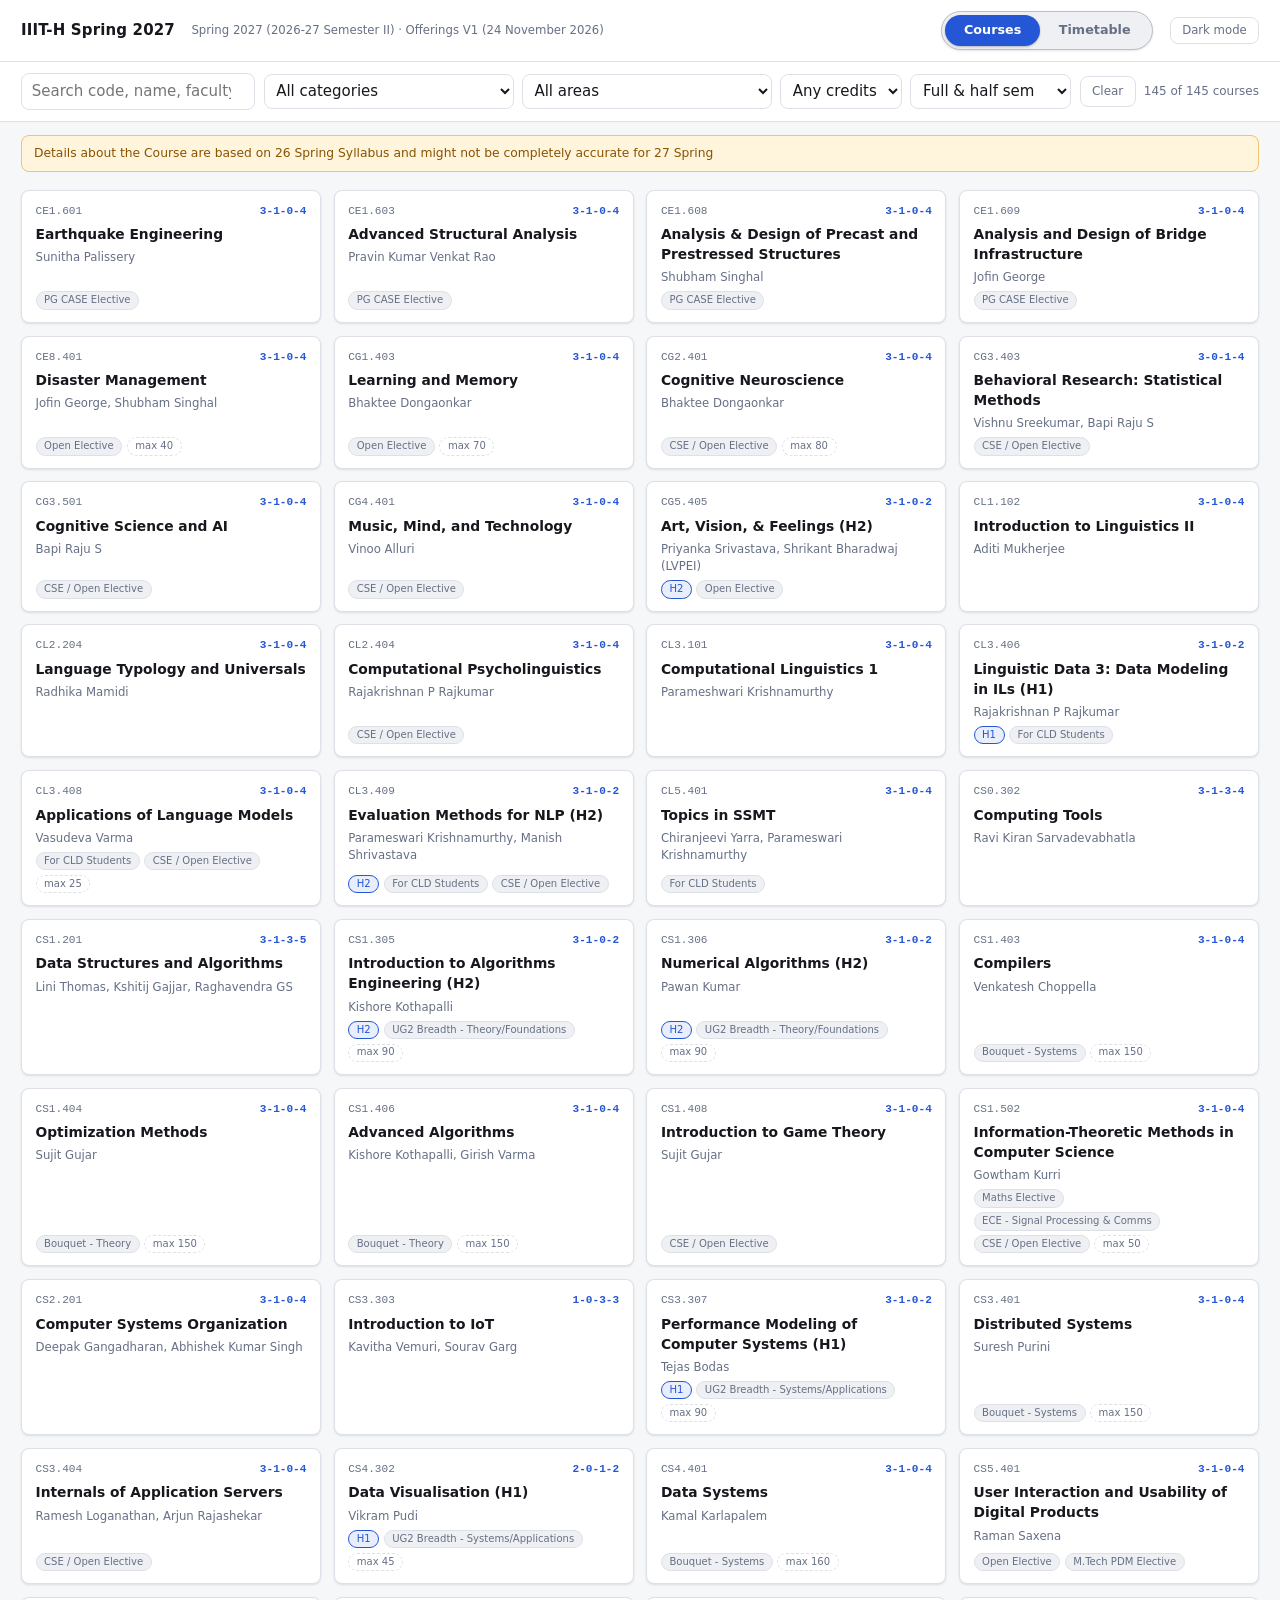
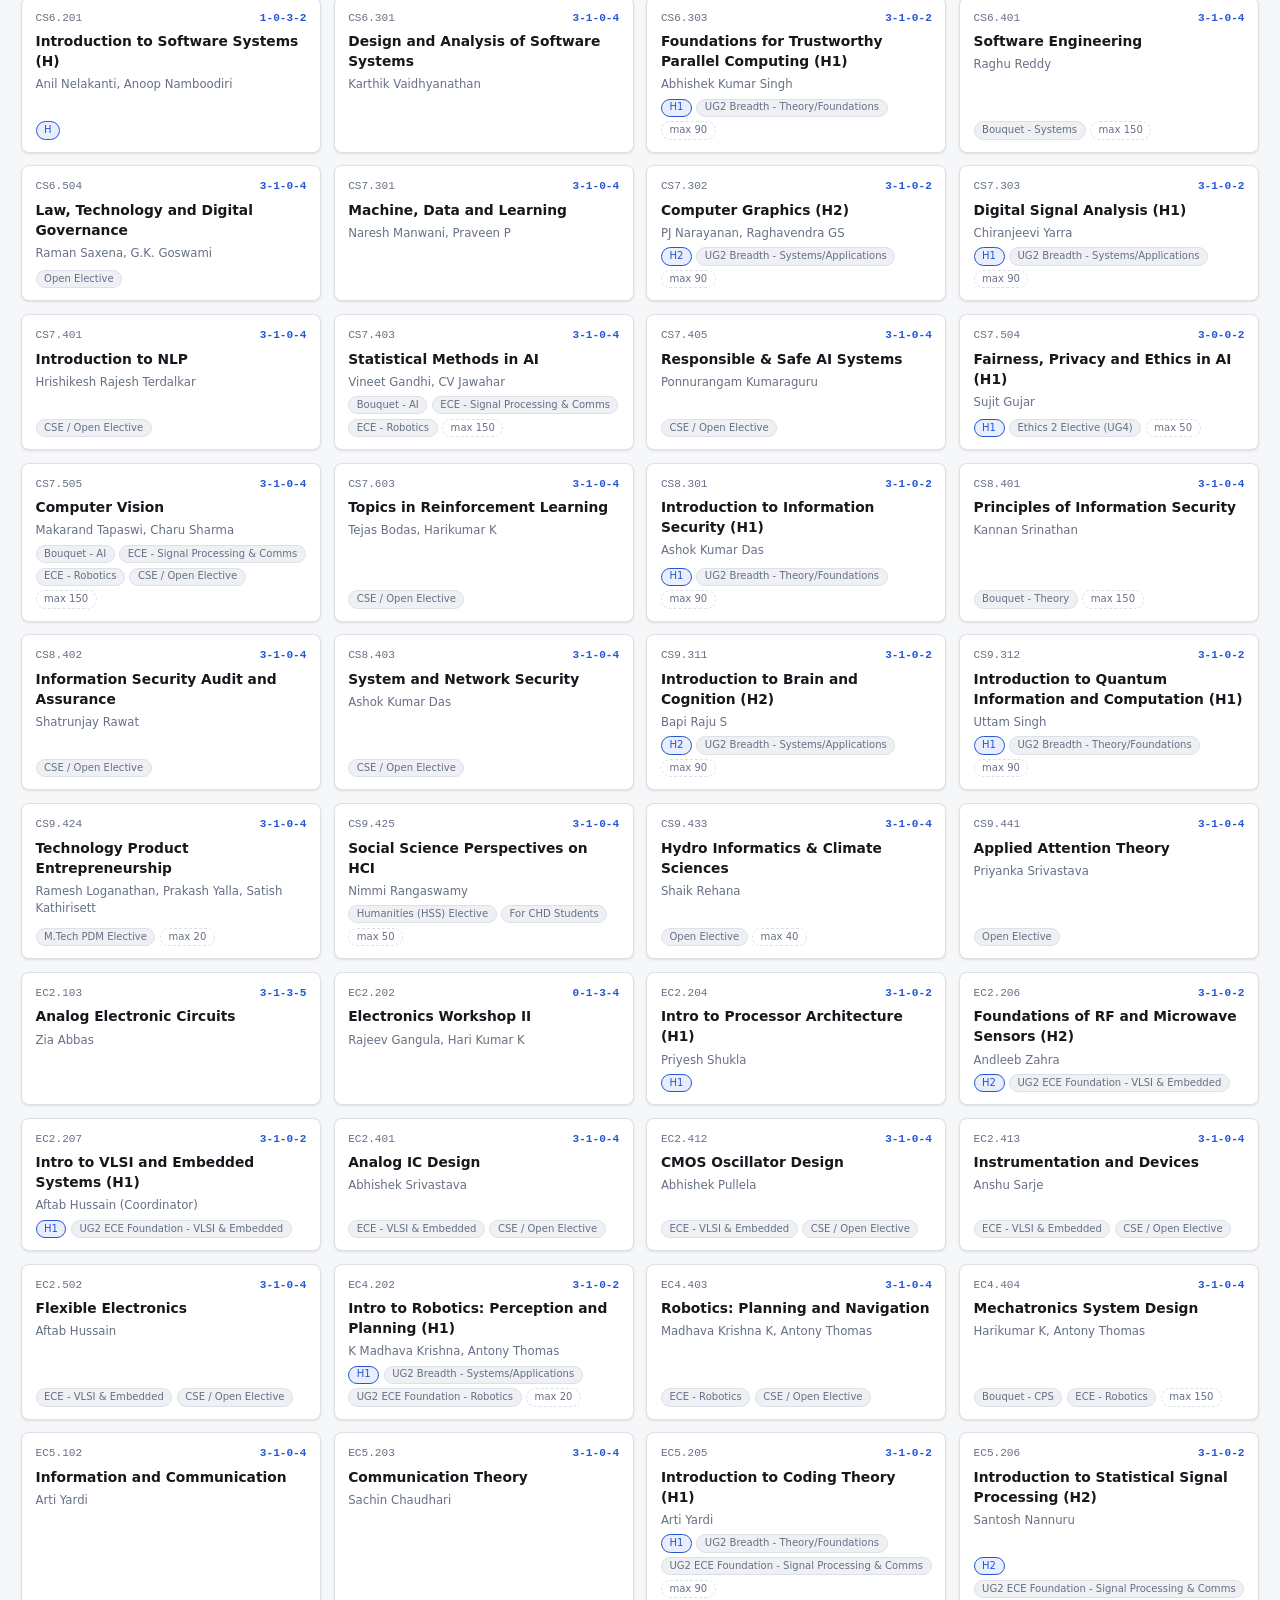
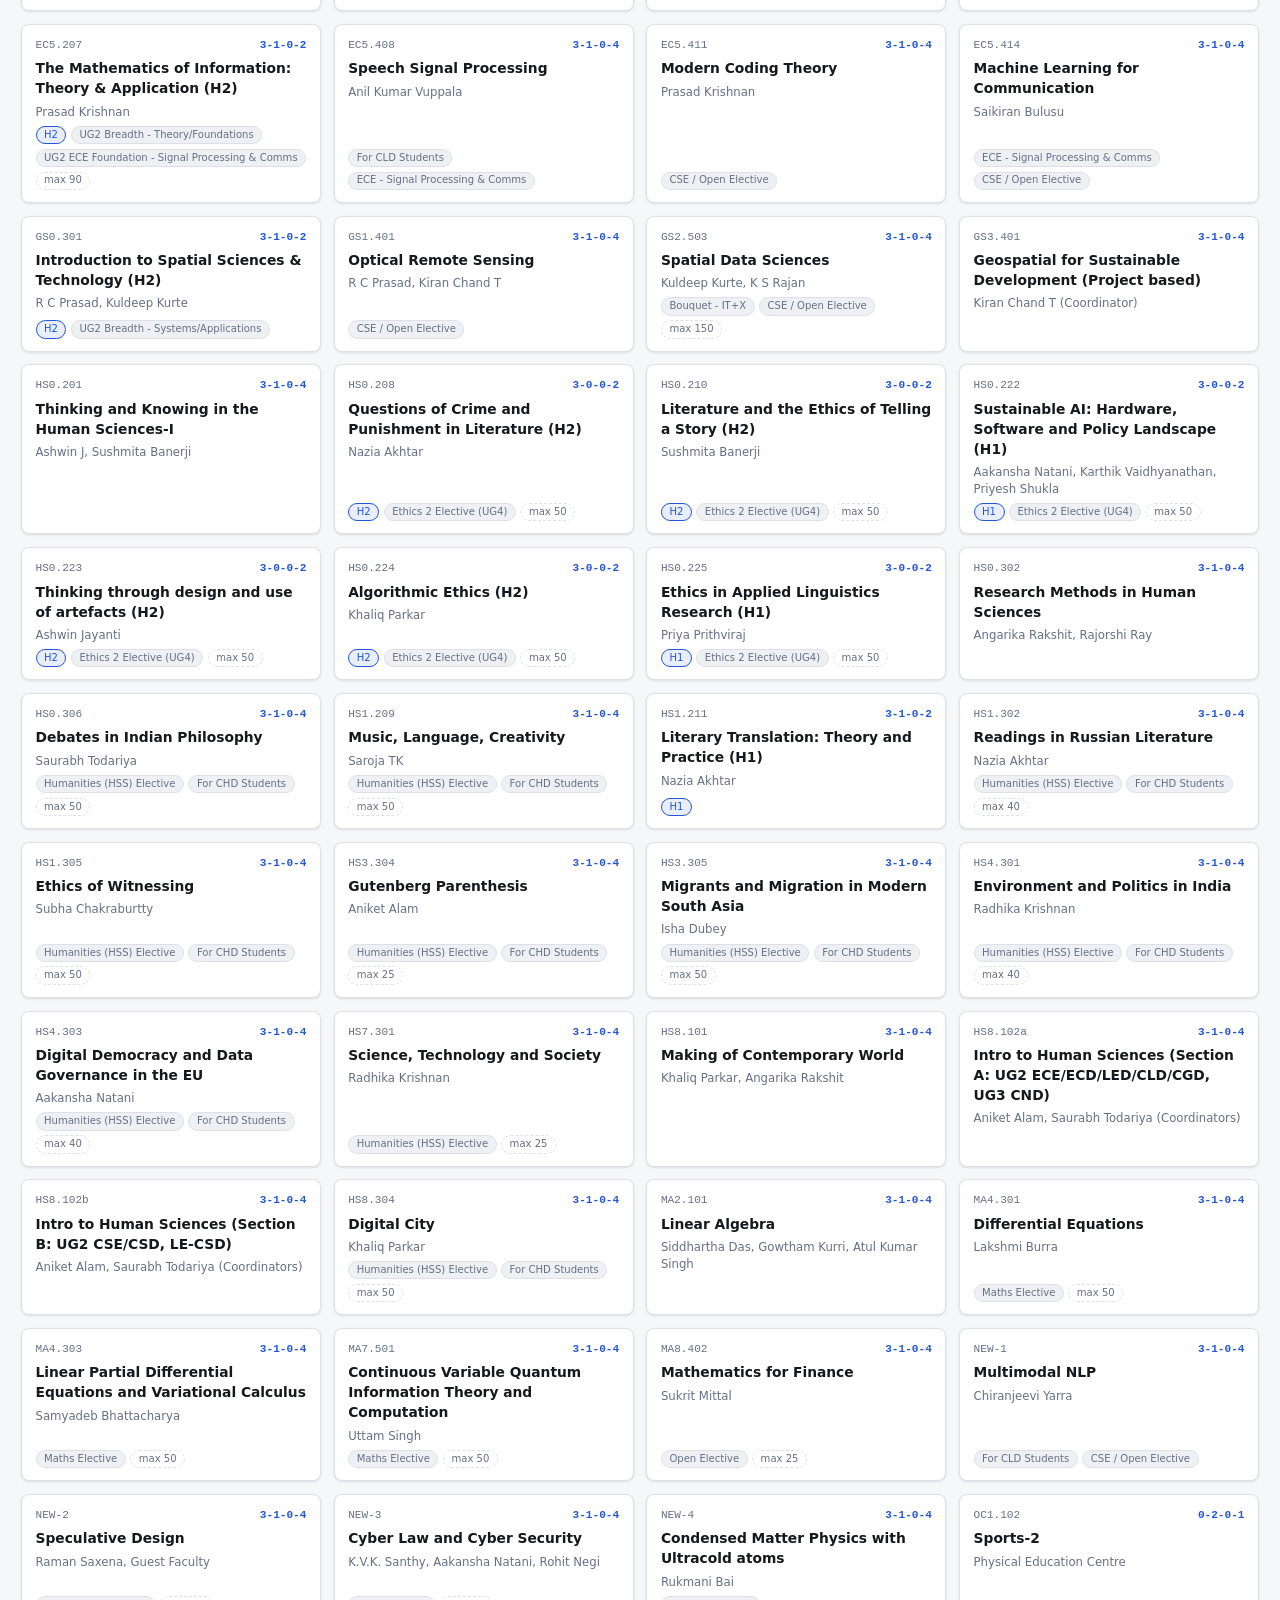
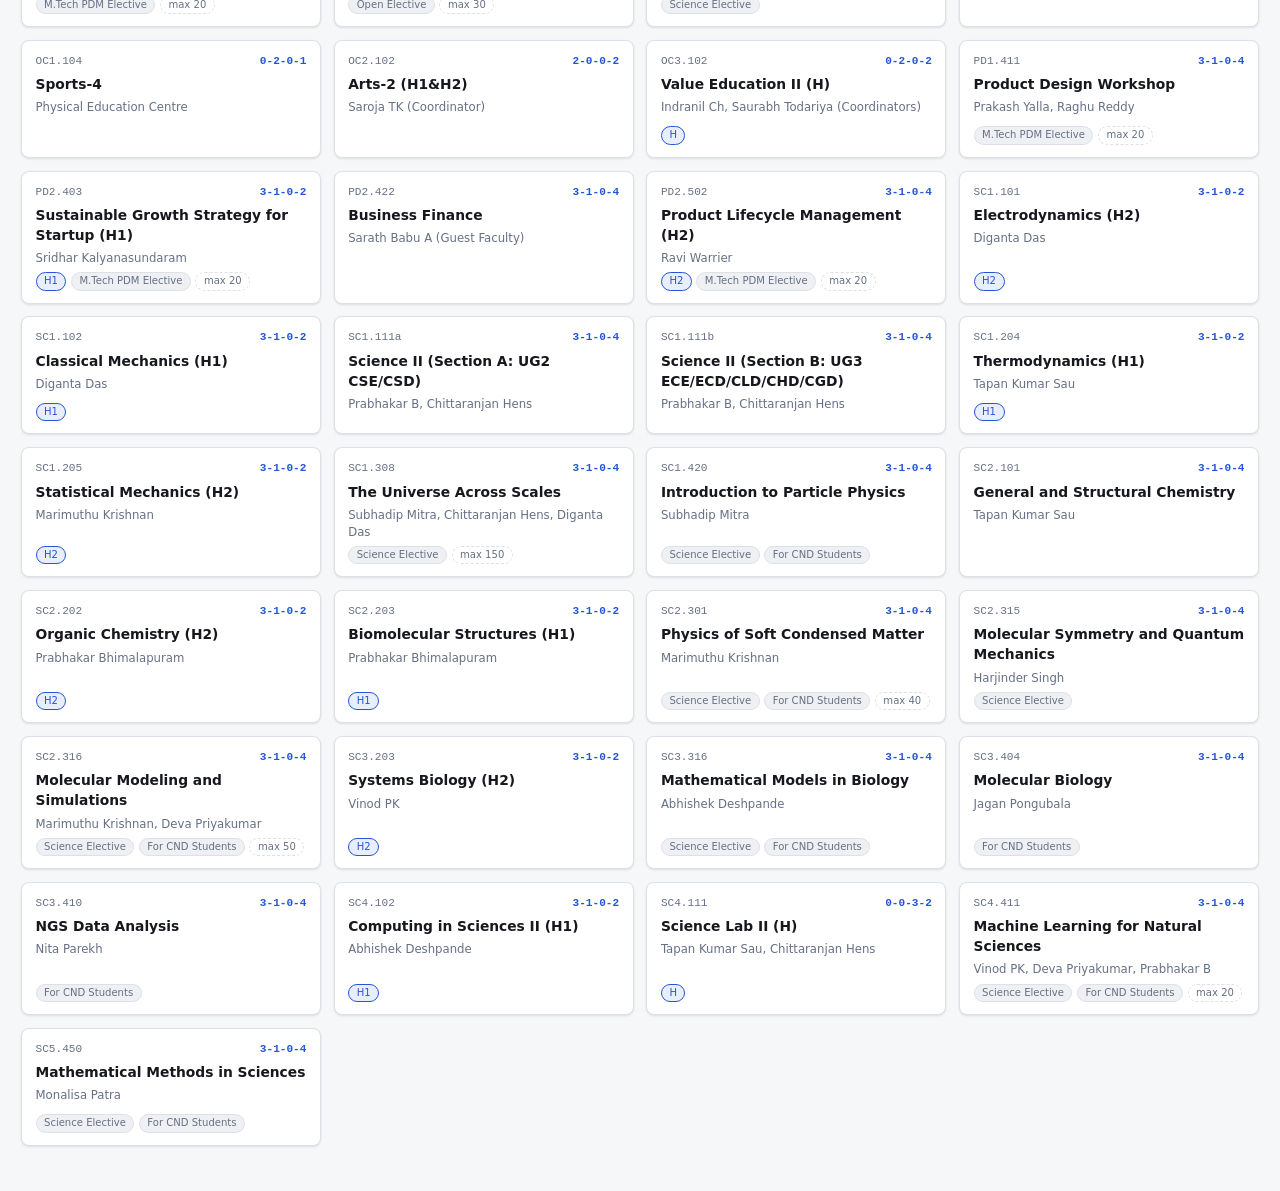
<file: index.html>
<!DOCTYPE html>
<html lang="en">
<head>
<meta charset="utf-8">
<meta name="viewport" content="width=device-width, initial-scale=1">
<title>Courses — Spring 2027</title>
<script>(function(){var t=localStorage.getItem("m26-theme");if(t)document.documentElement.setAttribute("data-theme",t);})();</script>
<link rel="stylesheet" href="css/style.css">
</head>
<body>

<header class="site">
  <h1>IIIT-H Spring 2027</h1>
  <span class="meta" id="meta-line"></span>
  <nav class="tabs">
    <a href="index.html" class="active">Courses</a>
    <a href="timetable.html">Timetable</a>
  </nav>
  <button class="theme-btn" id="theme-toggle" type="button">Dark mode</button>
</header>

<div class="filters">
  <input type="search" id="f-search" placeholder="Search code, name, faculty" autocomplete="off">
  <select id="f-category"><option value="">All categories</option></select>
  <select id="f-area"><option value="">All areas</option></select>
  <select id="f-credits"><option value="">Any credits</option></select>
  <select id="f-half">
    <option value="">Full &amp; half sem</option>
    <option value="full">Full semester</option>
    <option value="H1">H1 (first half)</option>
    <option value="H2">H2 (second half)</option>
  </select>
  <button class="clear" id="f-clear">Clear</button>
  <span class="count" id="f-count"></span>
</div>

<div class="page-note" id="page-note" hidden></div>

<main class="grid-tiles" id="tiles"></main>

<div class="modal-overlay" id="modal-overlay">
  <div class="modal" id="modal" role="dialog" aria-modal="true"></div>
</div>

<script src="js/data-s27.js"></script>
<script src="js/syllabi-s26.js"></script>
<script src="js/common.js"></script>
<script src="js/dashboard.js"></script>
</body>
</html>
</file>
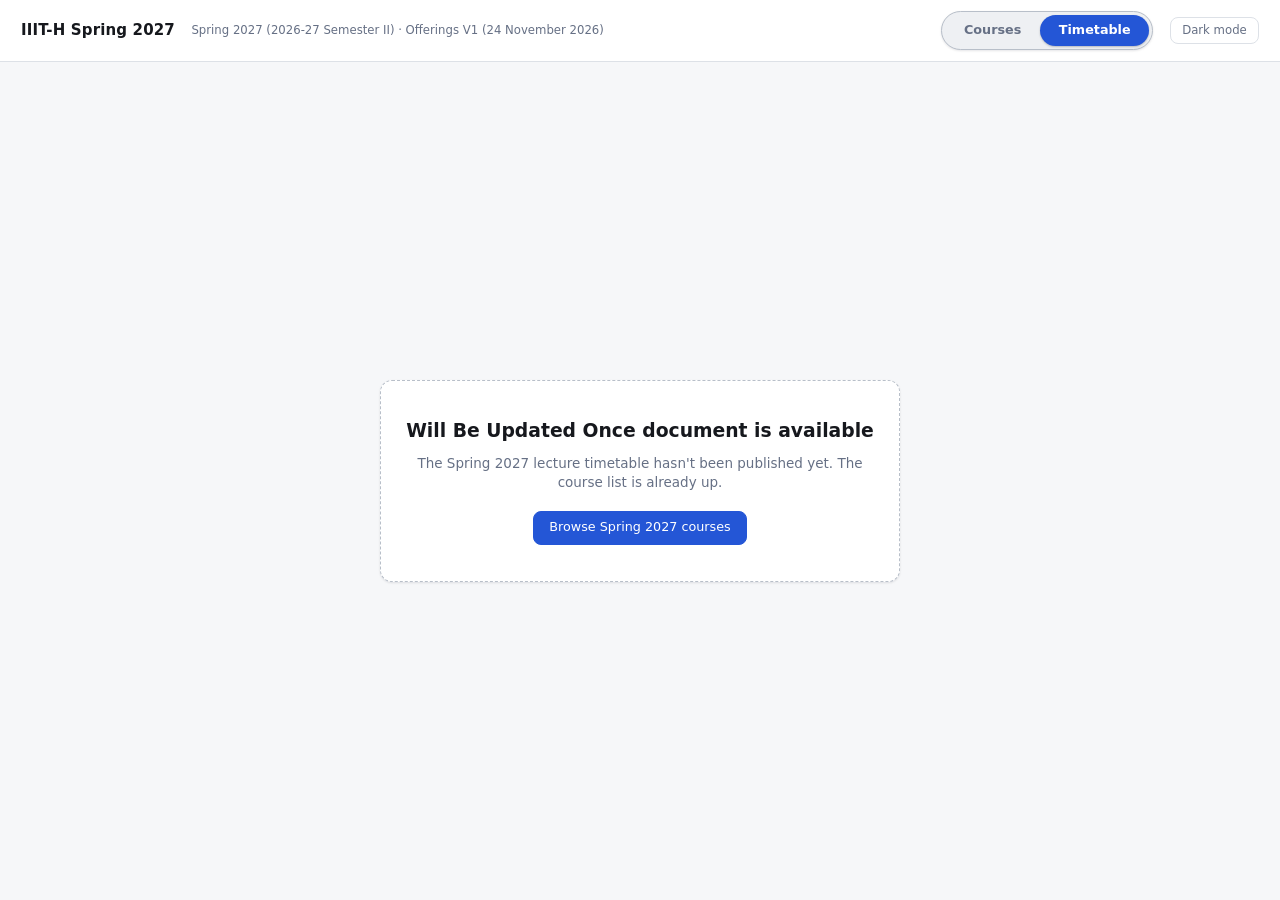
<file: timetable.html>
<!DOCTYPE html>
<html lang="en">
<head>
<meta charset="utf-8">
<meta name="viewport" content="width=device-width, initial-scale=1">
<title>Timetable — Spring 2027</title>
<script>(function(){var t=localStorage.getItem("m26-theme");if(t)document.documentElement.setAttribute("data-theme",t);})();</script>
<link rel="stylesheet" href="css/style.css">
</head>
<body class="tt-page">

<header class="site">
  <h1>IIIT-H Spring 2027</h1>
  <span class="meta" id="meta-line"></span>
  <nav class="tabs">
    <a href="index.html">Courses</a>
    <a href="timetable.html" class="active">Timetable</a>
  </nav>
  <button class="theme-btn" id="theme-toggle" type="button">Dark mode</button>
</header>

<!-- The Spring 2027 lecture timetable has not been published. Once it is,
     add the slots to js/data-s27.js and replace this page with the builder:
     restore the Monsoon builder page (git show 76e2a81:timetable.html) and
     point it at js/data-s27.js instead of js/data.js + js/syllabi.js. -->
<main class="tt-pending">
  <div class="card">
    <h2>Will Be Updated Once document is available</h2>
    <p>The Spring 2027 lecture timetable hasn't been published yet. The course list is already up.</p>
    <a class="btn primary" href="index.html">Browse Spring 2027 courses</a>
  </div>
</main>

<script src="js/data-s27.js"></script>
<script src="js/common.js"></script>
<script>
  (function () {
    var D = window.APP.D;
    document.getElementById("meta-line").textContent =
      D.meta.semester + " · Offerings " + D.meta.offeringsVersion;
    window.APP.initThemeToggle(document.getElementById("theme-toggle"));
  })();
</script>
</body>
</html>
</file>
<file: css/style.css>
/* M26 Electives — single stylesheet.
   Near-monochrome with one accent; red reserved for clashes.
   Theme: system preference by default; [data-theme] on <html> forces it. */

:root {
  --bg: #f6f7f9;
  --surface: #ffffff;
  --surface-2: #eef0f3;
  --text: #16181d;
  --text-dim: #667085;
  --border: #dde1e7;
  --border-strong: #b8bfc9;
  --accent: #2456d6;
  --accent-soft: #e8eefc;
  --clash: #c62828;
  --clash-soft: #fdecea;
  --ok: #1b7a3d;
  --warn: #8a5300;
  --warn-soft: #fff4dc;
  --warn-border: #f0c36d;
  --shadow: 0 1px 2px rgba(16, 24, 40, 0.05), 0 1px 3px rgba(16, 24, 40, 0.06);
  --shadow-lg: 0 8px 28px rgba(16, 24, 40, 0.16);
  --radius: 8px;
  --mono: ui-monospace, "Cascadia Code", "SF Mono", Consolas, monospace;
}

@media (prefers-color-scheme: dark) {
  :root:not([data-theme="light"]) {
    --bg: #101114;
    --surface: #191b1f;
    --surface-2: #212429;
    --text: #e9eaec;
    --text-dim: #97a0ad;
    --border: #2c3036;
    --border-strong: #4a505a;
    --accent: #7da2f7;
    --accent-soft: #1d2740;
    --clash: #ef5350;
    --clash-soft: #3a1f1f;
    --ok: #66bb6a;
    --warn: #f3c066;
    --warn-soft: #33270f;
    --warn-border: #6b5220;
    --shadow: none;
    --shadow-lg: 0 8px 28px rgba(0, 0, 0, 0.5);
  }
}
:root[data-theme="dark"] {
  --bg: #101114;
  --surface: #191b1f;
  --surface-2: #212429;
  --text: #e9eaec;
  --text-dim: #97a0ad;
  --border: #2c3036;
  --border-strong: #4a505a;
  --accent: #7da2f7;
  --accent-soft: #1d2740;
  --clash: #ef5350;
  --clash-soft: #3a1f1f;
  --ok: #66bb6a;
  --warn: #f3c066;
  --warn-soft: #33270f;
  --warn-border: #6b5220;
  --shadow: none;
  --shadow-lg: 0 8px 28px rgba(0, 0, 0, 0.5);
}

* { box-sizing: border-box; }
html { font-size: 15px; }
body {
  margin: 0;
  font-family: "Inter", system-ui, -apple-system, "Segoe UI", sans-serif;
  background: var(--bg);
  color: var(--text);
  line-height: 1.45;
}
body.tt-page {
  height: 100vh;
  display: flex;
  flex-direction: column;
  overflow: hidden;
}
a { color: inherit; }
button { font: inherit; color: inherit; cursor: pointer; }
input, select { font: inherit; color: var(--text); background: var(--surface); }
input, select, .btn { border-radius: var(--radius); }
input:focus-visible, select:focus-visible, button:focus-visible {
  outline: 2px solid var(--accent);
  outline-offset: 1px;
}

/* ---------- header ---------- */
header.site {
  display: flex;
  align-items: center;
  gap: 1.1rem;
  padding: 0.75rem 1.4rem;
  border-bottom: 1px solid var(--border);
  background: var(--surface);
  flex-wrap: wrap;
  flex-shrink: 0;
}
header.site h1 { font-size: 1rem; margin: 0; font-weight: 700; letter-spacing: 0.01em; }
header.site .meta { color: var(--text-dim); font-size: 0.78rem; }
nav.tabs {
  display: flex;
  gap: 0;
  margin-left: auto;
  padding: 3px;
  background: var(--surface-2);
  border: 1px solid var(--border-strong);
  border-radius: 999px;
  box-shadow: var(--shadow);
}
nav.tabs a {
  text-decoration: none;
  padding: 0.4rem 1.25rem;
  font-size: 0.85rem;
  font-weight: 600;
  border-radius: 999px;
  color: var(--text-dim);
  transition: background 0.15s, color 0.15s, box-shadow 0.15s;
}
nav.tabs a:hover { color: var(--text); }
nav.tabs a.active {
  background: var(--accent);
  color: #fff;
  box-shadow: 0 1px 2px rgba(16, 24, 40, 0.25);
}
.theme-btn {
  border: 1px solid var(--border);
  background: var(--surface);
  border-radius: var(--radius);
  padding: 0.3rem 0.75rem;
  font-size: 0.78rem;
  color: var(--text-dim);
  transition: border-color 0.12s, color 0.12s;
}
.theme-btn:hover { border-color: var(--border-strong); color: var(--text); }

/* ---------- filter bar (dashboard) ---------- */
.filters {
  display: flex;
  gap: 0.55rem;
  padding: 0.75rem 1.4rem;
  border-bottom: 1px solid var(--border);
  background: var(--surface);
  flex-wrap: wrap;
  align-items: center;
  position: sticky;
  top: 0;
  z-index: 5;
}
.filters input[type="search"] {
  flex: 1 1 220px;
  max-width: 340px;
  padding: 0.42rem 0.65rem;
  border: 1px solid var(--border);
}
.filters select { padding: 0.42rem 0.5rem; border: 1px solid var(--border); max-width: 250px; }
.filters .count { color: var(--text-dim); font-size: 0.8rem; margin-left: auto; }
.filters button.clear {
  border: 1px solid var(--border);
  background: none;
  padding: 0.38rem 0.75rem;
  font-size: 0.8rem;
  border-radius: var(--radius);
  color: var(--text-dim);
}
.filters button.clear:hover { color: var(--text); border-color: var(--border-strong); }

/* ---------- course tiles ---------- */
.grid-tiles {
  display: grid;
  grid-template-columns: repeat(auto-fill, minmax(270px, 1fr));
  gap: 0.85rem;
  padding: 1.2rem 1.4rem 3rem;
}
.tile {
  border: 1px solid var(--border);
  background: var(--surface);
  border-radius: var(--radius);
  box-shadow: var(--shadow);
  padding: 0.8rem 0.9rem;
  cursor: pointer;
  display: flex;
  flex-direction: column;
  gap: 0.35rem;
  min-height: 118px;
  transition: border-color 0.12s, transform 0.12s, box-shadow 0.12s;
}
.tile:hover {
  border-color: var(--accent);
  transform: translateY(-1px);
  box-shadow: var(--shadow-lg);
}
.tile .code { font-family: var(--mono); font-size: 0.74rem; color: var(--text-dim); display: flex; justify-content: space-between; }
.tile .code .credits { color: var(--accent); font-weight: 600; }
.tile .name { font-weight: 600; font-size: 0.92rem; }
.tile .fac { font-size: 0.78rem; color: var(--text-dim); }
.tile .tags { display: flex; flex-wrap: wrap; gap: 0.3rem; margin-top: auto; }
.tag {
  font-size: 0.67rem;
  border: 1px solid var(--border);
  border-radius: 999px;
  padding: 0.06rem 0.5rem;
  color: var(--text-dim);
  background: var(--surface-2);
  white-space: nowrap;
}
.tag.half { border-color: var(--accent); color: var(--accent); background: var(--accent-soft); }
.tag.cap { border-style: dashed; background: none; }

/* ---------- modal ---------- */
.modal-overlay {
  position: fixed;
  inset: 0;
  background: rgba(9, 11, 15, 0.5);
  backdrop-filter: blur(2px);
  display: none;
  align-items: flex-start;
  justify-content: center;
  padding: 4vh 1rem;
  z-index: 50;
}
.modal-overlay.open { display: flex; }
.modal {
  background: var(--surface);
  border: 1px solid var(--border);
  border-radius: 12px;
  box-shadow: var(--shadow-lg);
  max-width: 780px;
  width: 100%;
  max-height: 92vh;
  overflow-y: auto;
  padding: 1.4rem 1.6rem 2rem;
}
.modal h2 { margin: 0 0 0.1rem; font-size: 1.15rem; }
.modal .sub { color: var(--text-dim); font-size: 0.85rem; margin-bottom: 0.9rem; font-family: var(--mono); }
.modal .close {
  float: right;
  border: 1px solid var(--border);
  background: none;
  border-radius: var(--radius);
  padding: 0.18rem 0.65rem;
  font-size: 0.85rem;
  color: var(--text-dim);
}
.modal .close:hover { color: var(--text); border-color: var(--border-strong); }
.modal dl.facts {
  display: grid;
  grid-template-columns: max-content 1fr;
  gap: 0.25rem 1rem;
  font-size: 0.86rem;
  margin: 0 0 1rem;
}
.modal dl.facts dt { color: var(--text-dim); }
.modal dl.facts dd { margin: 0; }
.modal h3, .detail-card h3 {
  font-size: 0.74rem;
  text-transform: uppercase;
  letter-spacing: 0.07em;
  color: var(--text-dim);
  border-top: 1px solid var(--border);
  padding-top: 0.8rem;
  margin: 1.1rem 0 0.4rem;
}
.syl { white-space: pre-wrap; font-size: 0.85rem; }
.missing { color: var(--text-dim); font-style: italic; font-size: 0.86rem; }

/* stand-in syllabus notes + professor-change highlight */
.page-note {
  margin: 0.9rem 1.4rem 0;
  padding: 0.55rem 0.8rem;
  border: 1px solid var(--warn-border);
  background: var(--warn-soft);
  color: var(--warn);
  border-radius: var(--radius);
  font-size: 0.82rem;
}
.syl-note {
  margin: 1rem 0 0;
  padding: 0.45rem 0.7rem;
  border-left: 3px solid var(--warn-border);
  background: var(--warn-soft);
  color: var(--warn);
  font-size: 0.8rem;
  border-radius: 0 var(--radius) var(--radius) 0;
}
.fac-change {
  margin-top: 0.35rem;
  padding: 0.35rem 0.6rem;
  border: 1px solid var(--warn-border);
  background: var(--warn-soft);
  color: var(--warn);
  border-radius: var(--radius);
  font-size: 0.82rem;
}

/* ---------- timetable page: fixed-height 3-column app layout ---------- */
.tt-layout {
  display: grid;
  grid-template-columns: 300px minmax(0, 1fr) 300px;
  flex: 1;
  min-height: 0;
}
.tt-picker {
  border-right: 1px solid var(--border);
  background: var(--surface);
  display: flex;
  flex-direction: column;
  min-height: 0;
}
.tt-picker .controls {
  padding: 0.7rem 0.8rem;
  border-bottom: 1px solid var(--border);
  display: flex;
  flex-direction: column;
  gap: 0.5rem;
  flex-shrink: 0;
}
.tt-picker input[type="search"], .tt-picker select { width: 100%; padding: 0.38rem 0.55rem; border: 1px solid var(--border); }
.tt-picker .list { overflow-y: auto; flex: 1; min-height: 0; }
.pick-row {
  padding: 0.48rem 0.8rem;
  border-bottom: 1px solid var(--border);
  cursor: grab;
  font-size: 0.82rem;
  display: flex;
  flex-direction: column;
  gap: 0.12rem;
  transition: background 0.1s;
}
.pick-row:hover { background: var(--surface-2); }
.pick-row.selected { border-left: 3px solid var(--accent); padding-left: calc(0.8rem - 3px); background: var(--accent-soft); }
.pick-row.clashing { border-left: 3px solid var(--clash); padding-left: calc(0.8rem - 3px); }
.pick-row.dragging { opacity: 0.5; }
.pick-row .top { display: flex; justify-content: space-between; gap: 0.5rem; }
.pick-row .code { font-family: var(--mono); font-size: 0.7rem; color: var(--text-dim); }
.pick-row .slot { font-size: 0.7rem; color: var(--text-dim); }
.pick-row .warn { font-size: 0.7rem; color: var(--clash); }

.tt-main {
  padding: 0.9rem 1.2rem 1.2rem;
  overflow-y: auto;
  min-height: 0;
  display: flex;
  flex-direction: column;
  gap: 0.6rem;
}
.tt-main .toolbar { display: flex; gap: 0.6rem; align-items: center; flex-wrap: wrap; flex-shrink: 0; }
.tt-main .toolbar .spacer { margin-left: auto; }
.btn {
  border: 1px solid var(--border-strong);
  background: var(--surface);
  padding: 0.4rem 0.95rem;
  font-size: 0.85rem;
  transition: border-color 0.12s, background 0.12s;
}
.btn:hover { border-color: var(--text-dim); }
.btn.primary { background: var(--accent); color: #fff; border-color: var(--accent); }
.btn.primary:hover { filter: brightness(1.08); }
.btn:disabled { opacity: 0.45; cursor: default; }

/* Transposed grid: days are rows, periods are columns */
.grid-wrap { overflow-x: auto; flex-shrink: 0; }
table.timetable {
  border-collapse: separate;
  border-spacing: 0;
  width: 100%;
  min-width: 760px;
  table-layout: fixed;
  background: var(--surface);
  border: 1px solid var(--border);
  border-radius: var(--radius);
  overflow: hidden;
}
table.timetable th, table.timetable td {
  border-bottom: 1px solid var(--border);
  border-right: 1px solid var(--border);
  padding: 0.28rem 0.32rem;
  vertical-align: top;
  font-size: 0.72rem;
}
table.timetable tr:last-child th, table.timetable tr:last-child td { border-bottom: none; }
table.timetable th:last-child, table.timetable td:last-child { border-right: none; }
table.timetable thead th {
  font-family: var(--mono);
  font-weight: 500;
  font-size: 0.68rem;
  color: var(--text-dim);
  background: var(--surface-2);
  text-align: center;
  padding: 0.4rem 0.3rem;
}
table.timetable th.day {
  width: 52px;
  font-weight: 600;
  font-size: 0.78rem;
  background: var(--surface-2);
  text-align: center;
  vertical-align: middle;
}
td.cell { height: 56px; transition: background 0.12s; }
td.cell .ev {
  border-left: 3px solid var(--accent);
  background: var(--accent-soft);
  border-radius: 3px;
  padding: 0.14rem 0.3rem;
  margin-bottom: 0.18rem;
  overflow: hidden;
  line-height: 1.25;
}
td.cell .ev .sub2 { font-family: var(--mono); font-size: 0.62rem; color: var(--text-dim); }
td.cell.clash .ev { border-left-color: var(--clash); background: var(--clash-soft); }
td.cell.clash { outline: 2px solid var(--clash); outline-offset: -2px; }

/* course detail card under the grid */
.detail-card {
  border: 1px solid var(--border);
  background: var(--surface);
  border-radius: var(--radius);
  box-shadow: var(--shadow);
  padding: 0.9rem 1.1rem 1.1rem;
  flex: 1;
  min-height: 140px;
  overflow-y: auto;
}
.detail-card .dc-head { display: flex; align-items: baseline; gap: 0.7rem; flex-wrap: wrap; }
.detail-card .dc-head h2 { margin: 0; font-size: 1rem; }
.detail-card .dc-head .sub { font-family: var(--mono); font-size: 0.76rem; color: var(--text-dim); }
.detail-card .dc-facts { font-size: 0.8rem; color: var(--text-dim); margin: 0.25rem 0 0; }
.detail-card .dc-cols {
  display: grid;
  grid-template-columns: 1fr 1fr;
  gap: 0 1.6rem;
  align-items: start;
}
.detail-card .placeholder { color: var(--text-dim); font-style: italic; font-size: 0.84rem; padding: 1.4rem 0; text-align: center; }
.detail-card .syl { font-size: 0.8rem; max-height: 240px; overflow-y: auto; padding-right: 0.4rem; }

.tt-side {
  border-left: 1px solid var(--border);
  background: var(--surface);
  padding: 0.9rem 1rem;
  overflow-y: auto;
  min-height: 0;
}
.tt-side h2 { font-size: 0.74rem; text-transform: uppercase; letter-spacing: 0.07em; color: var(--text-dim); margin: 0 0 0.6rem; }
.tt-side .prog-label { font-weight: 600; font-size: 0.9rem; margin-bottom: 0.2rem; }
.tt-side .credit-line { font-size: 0.85rem; margin-bottom: 0.9rem; }
.tt-side .credit-line strong { font-size: 1.05rem; color: var(--accent); }
.req-item {
  border: 1px solid var(--border);
  border-radius: var(--radius);
  padding: 0.42rem 0.6rem;
  margin-bottom: 0.45rem;
  font-size: 0.78rem;
  transition: border-color 0.12s, background 0.12s;
}
.req-item .lbl { color: var(--text-dim); font-size: 0.68rem; text-transform: uppercase; letter-spacing: 0.04em; }
.req-item.filled { border-left: 3px solid var(--ok); }
.req-item.empty { border-left: 3px solid var(--border-strong); }
.req-item.dragover { border-color: var(--accent); background: var(--accent-soft); }
.req-item .val { margin-top: 0.1rem; }
.req-item .val.none { color: var(--text-dim); font-style: italic; }
.req-item .hint { color: var(--text-dim); font-size: 0.68rem; font-style: italic; margin-top: 0.15rem; }
.req-item .manual { font-size: 0.64rem; color: var(--accent); text-transform: uppercase; letter-spacing: 0.04em; }
.drop-note { font-size: 0.7rem; color: var(--text-dim); font-style: italic; margin: 0.1rem 0 0.6rem; }

.clash-banner {
  border: 1px solid var(--clash);
  border-radius: var(--radius);
  background: var(--clash-soft);
  color: var(--clash);
  padding: 0.5rem 0.75rem;
  font-size: 0.8rem;
  display: none;
  flex-shrink: 0;
}
.clash-banner.visible { display: block; }

.sel-row { display: flex; justify-content: space-between; align-items: baseline; gap: 0.4rem; font-size: 0.78rem; padding: 0.28rem 0; border-bottom: 1px solid var(--border); }
.sel-row .rm { border: none; background: none; color: var(--text-dim); padding: 0 0.2rem; border-radius: 4px; }
.sel-row .rm:hover { color: var(--clash); }
.sel-row.noslot .nm { color: var(--text-dim); }

.sec-choice { display: flex; gap: 0.3rem; margin-top: 0.2rem; }
.sec-choice button {
  border: 1px solid var(--border-strong);
  background: var(--surface);
  border-radius: 999px;
  font-size: 0.68rem;
  padding: 0.08rem 0.55rem;
}
.sec-choice button.on { background: var(--accent); border-color: var(--accent); color: #fff; }

.grid-note { font-size: 0.7rem; color: var(--text-dim); margin: 0; flex-shrink: 0; }

@media (max-width: 1100px) {
  body.tt-page { height: auto; overflow: auto; }
  .tt-layout { grid-template-columns: 1fr; }
  .tt-picker { border-right: none; border-bottom: 1px solid var(--border); }
  .tt-picker .list { max-height: 300px; }
  .tt-side { border-left: none; border-top: 1px solid var(--border); }
  .detail-card .dc-cols { grid-template-columns: 1fr; }
}

/* ---------- timetable placeholder (semester with no published grid) ---------- */
.tt-pending {
  flex: 1;
  display: flex;
  align-items: center;
  justify-content: center;
  padding: 2rem 1rem;
}
.tt-pending .card {
  max-width: 520px;
  width: 100%;
  text-align: center;
  background: var(--surface);
  border: 1px dashed var(--border-strong);
  border-radius: 12px;
  padding: 2.4rem 1.6rem;
  box-shadow: var(--shadow);
}
.tt-pending h2 { margin: 0 0 0.6rem; font-size: 1.25rem; }
.tt-pending p { margin: 0 0 1.2rem; color: var(--text-dim); font-size: 0.9rem; }
.tt-pending .btn { display: inline-block; text-decoration: none; padding: 0.45rem 1rem; font-size: 0.85rem; }
</file>
